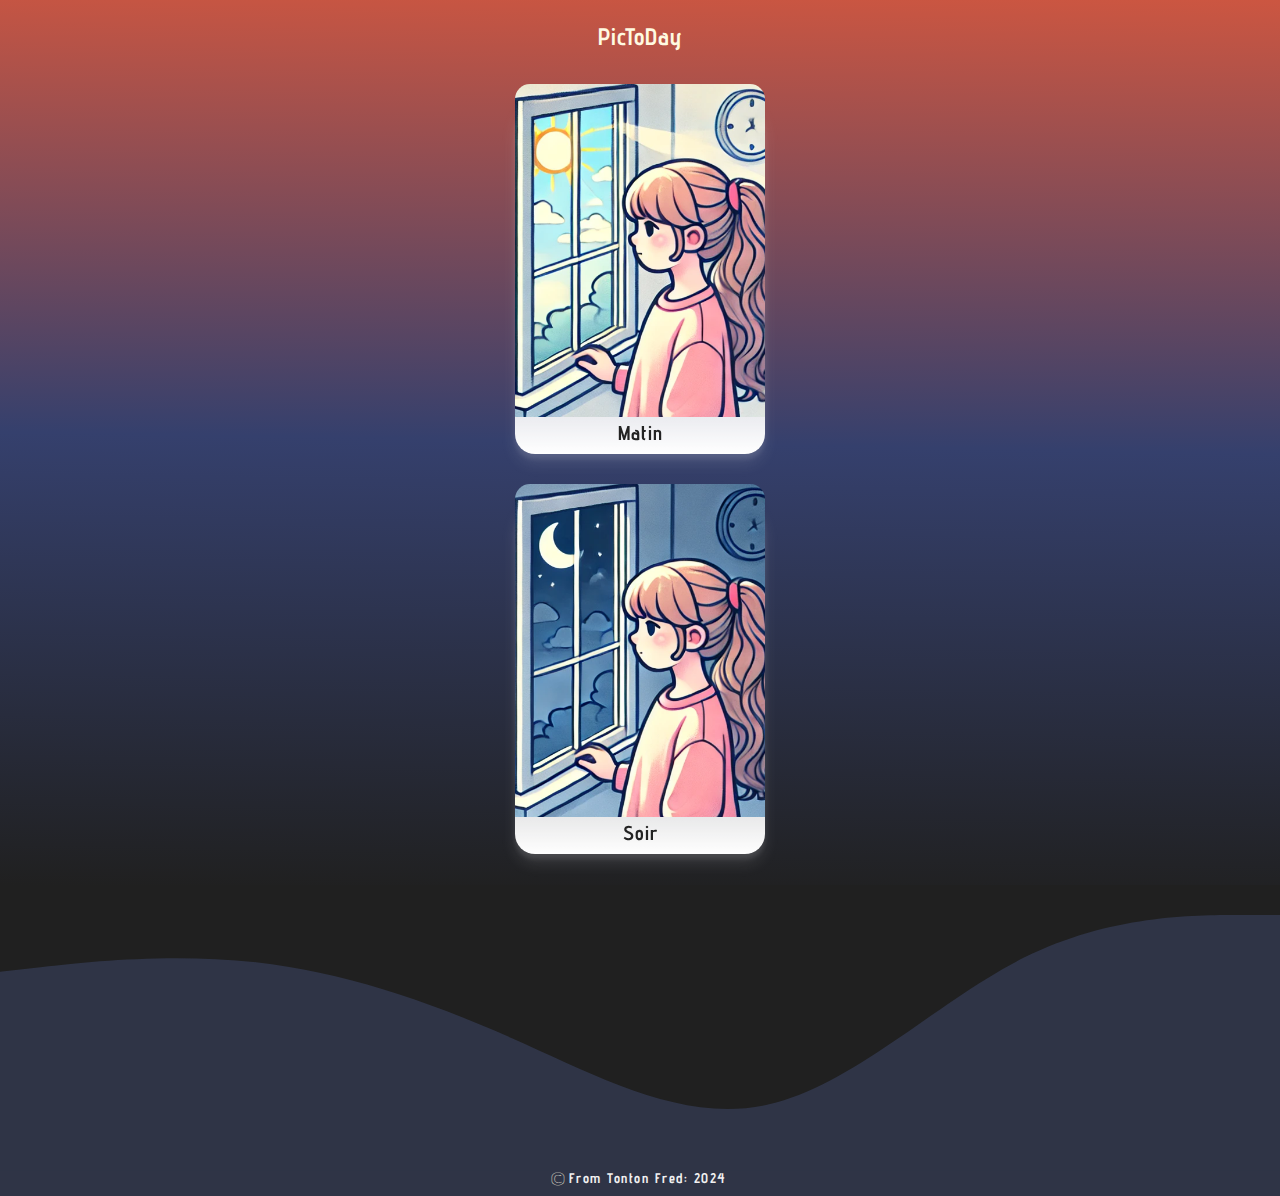
<file: index.html>
<!DOCTYPE html>
<html lang="fr">
<head>
    <meta charset="UTF-8">
    <meta name="viewport" content="width=device-width, initial-scale=1.0">
    <link rel="shortcut icon" href="./media/icones/IconePickToDay01.png">
    <link rel="stylesheet" href="styles.css">
    <script src="./script.js" defer></script>
    <title>Pictoday_accueille</title>

</head>
<body>    
    <!-- Ajoutez plus d'images si nécessaire -->  
    <section class="cardeIndex">
        <div class="image-container">
            <div class="titleIdex" ><h2>PicToDay</h2></div>
            <div id="containerCard">
                <a href="./pageJour.html">
                    <div class="item cardIndex">
                        <div class="indexImage">
                            <img src="./media/Jour.png" alt="Image : se brosser les dents" class=" ">
                        </div>
                        <div class="titreIndex">
                            <div class="item__title">
                                Matin
                            </div> 
                        </div>
                    </div> 
                </a>
                <a href="./pageSoir.html">              
                    <div class="item cardIndex">
                        <div class="indexImage">
                            <img src="./media/Soir.png" alt="Image : Boire un verre d'eau" class=" ">
                        </div>
                        <div class="titreIndex">
                            <div class="item__title" >
                                Soir
                            </div>
                        </div>
                    </div> 
                </a>
            </div>
        </div>    
    </section>
    <section class="footerWave">
        <svg xmlns="http://www.w3.org/2000/svg" viewBox="0 0 1440 320" class="backgVague">
            <path fill="#2f3446" fill-opacity="1" d="M0,96L48,90.7C96,85,192,75,288,85.3C384,96,480,128,576,170.7C672,213,768,267,864,245.3C960,224,1056,128,1152,80C1248,32,1344,32,1392,32L1440,32L1440,320L1392,320C1344,320,1248,320,1152,320C1056,320,960,320,864,320C768,320,672,320,576,320C480,320,384,320,288,320C192,320,96,320,48,320L0,320Z"></path>
        </svg>
        <div class="textFoot">
            <p class="copyr">©</p><a href="https://github.com/lallemand-fred" target="_blank"><p>From Tonton Fred: 2024</p></a>
        </div>
    </section>
    
    <script src="script.js"></script>
</body>
</html>
</file>
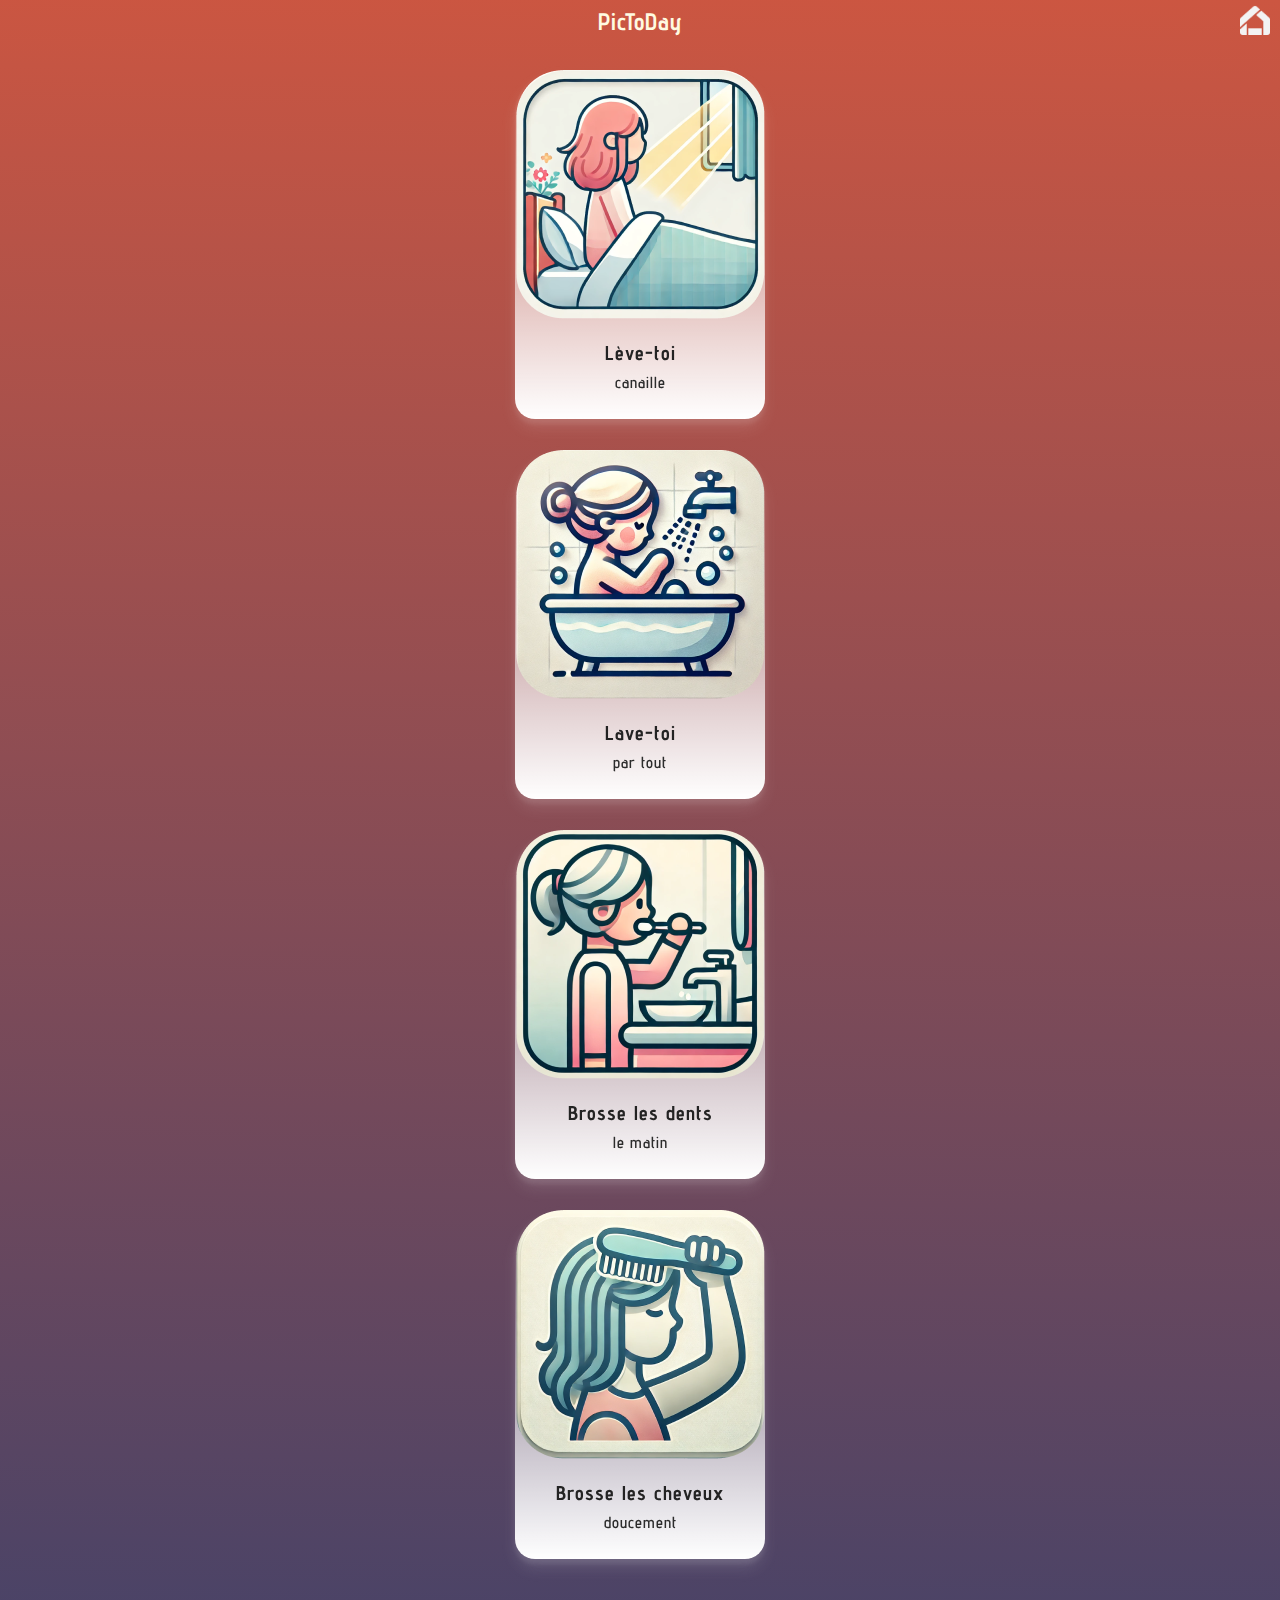
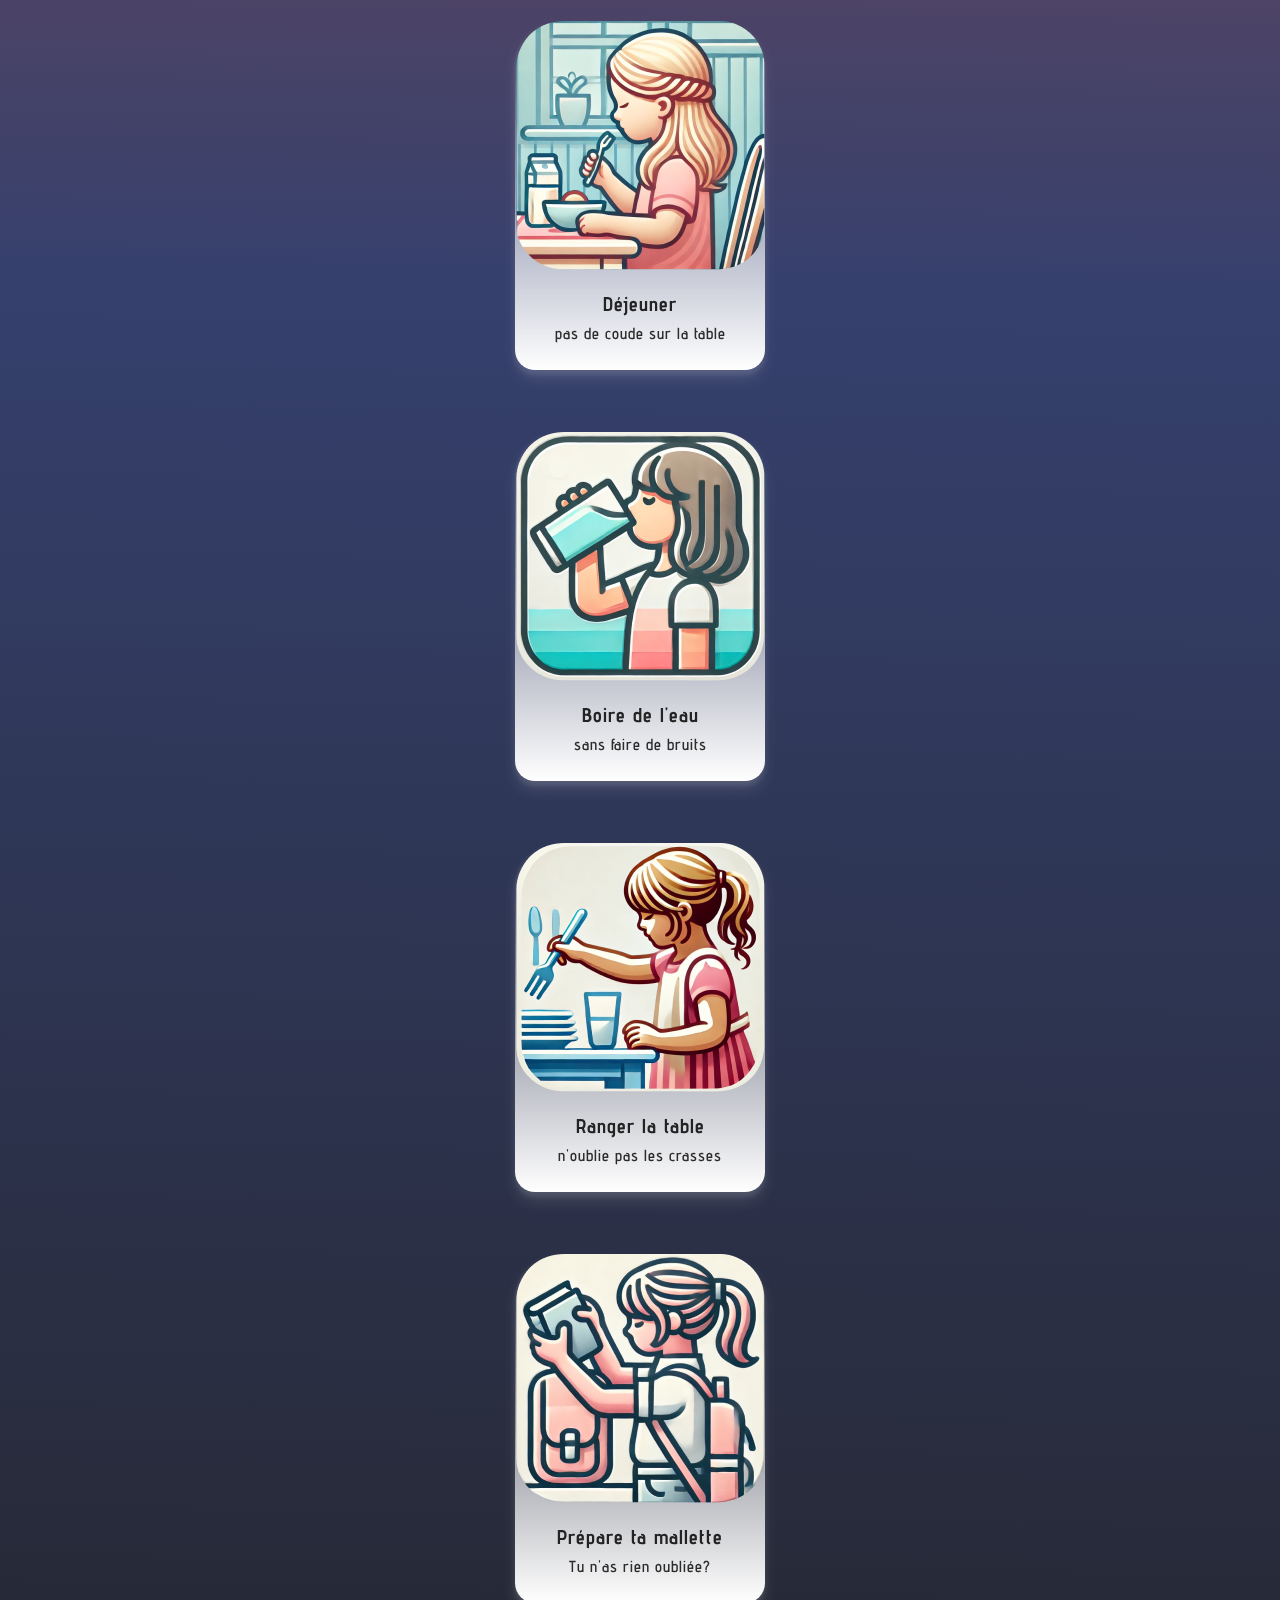
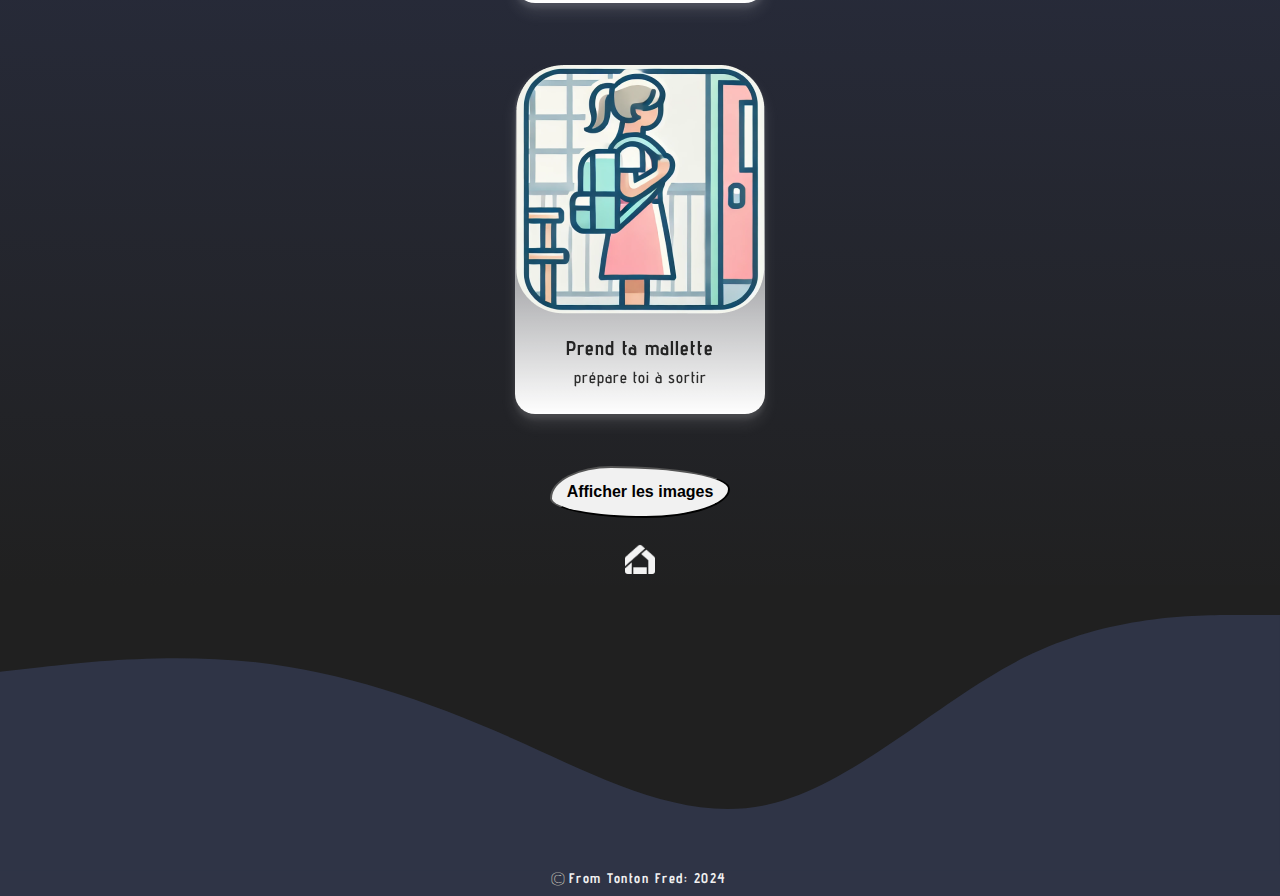
<file: pageJour.html>
<!DOCTYPE html>
<html lang="en">
<head>
    <meta charset="UTF-8">
    <meta name="viewport" content="width=device-width, initial-scale=1.0">
    <link rel="shortcut icon" href="./media/icones/IconePickToDay01.png">
    <link rel="stylesheet" href="styles.css">
    <script src="./script.js" defer></script>
    <title>Pictoday_Matin</title>
</head>
<body>
    <nav>
        <ul>
            <li><a href="./index.html"><img class="iconeHome" src="./media/icones/homeB.png" alt=""></a></li>
        </ul>
    </nav>
     <!-- Ajoutez plus d'images si nécessaire -->  
     <section class="cardeMatSoir">
        <div class=" image-container">
            <div class="title" ><h2>PicToDay</h2></div>
            <div id="containerCard">
                <div class="item ">
                    <div class="item__image">
                        <img src="./media/Lever.png" alt="Image : se lever" class="toggle-image" onclick="toggleImage(this)">
                    </div>
                    <div class="item__body">
                        <div class="anim">
                            <div class="valide01"></div>
                        </div>
                        <div class="item__title">
                            Lève-toi
                        </div>
                        <div class="item__description">
                            canaille
                        </div>
                    </div>
                </div>               
                <div class="item ">
                    <div class="item__image">
                        <img src="./media/SeLaver.png" alt="Image : se laver" class="toggle-image" onclick="toggleImage(this)">
                    </div>
                    <div class="item__body">
                        <div class="anim">
                            <div class="valide01"></div>
                        </div>
                        <div class="item__title">
                            Lave-toi
                        </div>
                        <div class="item__description">
                            par tout
                        </div>
                    </div>
                </div>               
                <div class="item ">
                    <div class="item__image">
                        <img src="./media/Dent.png" alt="Image : se brosser les dents" class="toggle-image" onclick="toggleImage(this)">
                    </div>
                    <div class="item__body">
                        <div class="anim">
                            <div class="valide01"></div>
                        </div>
                        <div class="item__title">
                            Brosse les dents
                        </div>
                        <div class="item__description">
                            le matin
                        </div>
                    </div>
                </div>               
                <div class="item ">
                    <div class="item__image">
                        <img src="./media/BrosserCheveux.png" alt="Image : Se brosser les cheveux" class="toggle-image" onclick="toggleImage(this)" >
                    </div>
                    <div class="item__body">
                        <div class="anim">
                            <div class="valide01"></div>
                        </div>
                        <div class="item__title">
                            Brosse les cheveux
                        </div>
                        <div class="item__description">
                            doucement
                        </div>
                    </div>
                </div>  
            </div>
            <div class="item ">
                <div class="item__image">
                    <img src="./media/Manger.png" alt="Image : Déjeune à table" class=" toggle-image" onclick="toggleImage(this)" >
                </div>
                <div class="item__body">
                    <div class="anim">
                        <div class="valide01"></div>
                    </div>
                    <div class="item__title">
                        Déjeuner
                    </div>
                    <div class="item__description">
                        pas de coude sur la table
                    </div>
                </div>
            </div> 
            <div class="item ">
                <div class="item__image">
                    <img src="./media/Boire.png" alt="Image : Boire un verre d'eau" class="toggle-image" onclick="toggleImage(this)">
                </div>
                <div class="item__body">
                    <div class="anim">
                        <div class="valide01"></div>
                    </div>
                    <div class="item__title">
                        Boire de l'eau
                    </div>
                    <div class="item__description">
                        sans faire de bruits
                    </div>
                </div>
            </div> 
            <div class="item ">
                <div class="item__image">
                    <img src="./media/RangerTable.png" alt="Image : Déjeune à table" class=" toggle-image" onclick="toggleImage(this)" >
                </div>
                <div class="item__body">
                    <div class="anim">
                        <div class="valide01"></div>
                    </div>
                    <div class="item__title">
                        Ranger la table
                    </div>
                    <div class="item__description">
                        n'oublie pas les crasses
                    </div>
                </div>
            </div> 
            <div class="item ">
                <div class="item__image">
                    <img src="./media/PreparerMalette.png" alt="Image : prépare ta mallette" class=" toggle-image" onclick="toggleImage(this)">
                </div>
                <div class="item__body">
                    <div class="anim">
                        <div class="valide01"></div>
                    </div>
                    <div class="item__title">
                        Prépare ta mallette
                    </div>
                    <div class="item__description">
                        Tu n'as rien oubliée?
                    </div>
                </div>
            </div> 
            <div class="item ">
                <div class="item__image">
                    <img src="./media/GoEcole.png" alt="Image : prend ta mallette" class=" toggle-image" onclick="toggleImage(this)" >
                </div>
                <div class="item__body">
                    <div class="anim">
                        <div class="valide01"></div>
                    </div>
                    <div class="item__title">
                        Prend ta mallette
                    </div>
                    <div class="item__description">
                        prépare toi à sortir
                    </div>
                </div>
            </div> 
            <button id="reset-button">Afficher les images</button>
            <a href="./index.html" ><img class="iconeHome" src="./media/icones/homeB.png" alt=""></a>
        </div>    
    </section>
    <section class="footerWave">
        <svg xmlns="http://www.w3.org/2000/svg" viewBox="0 0 1440 320" class="backgVague">
            <path fill="#2f3446" fill-opacity="1" d="M0,96L48,90.7C96,85,192,75,288,85.3C384,96,480,128,576,170.7C672,213,768,267,864,245.3C960,224,1056,128,1152,80C1248,32,1344,32,1392,32L1440,32L1440,320L1392,320C1344,320,1248,320,1152,320C1056,320,960,320,864,320C768,320,672,320,576,320C480,320,384,320,288,320C192,320,96,320,48,320L0,320Z"></path>
        </svg>
        <div class="textFoot">
            <p class="copyr">©</p><a href="https://github.com/lallemand-fred" target="_blank"><p>From Tonton Fred: 2024</p></a>
        </div>
    </section>
    <script src="script.js"></script>
</body>
</html>

<!-- onclick="toggleImage(this)" -->
</file>
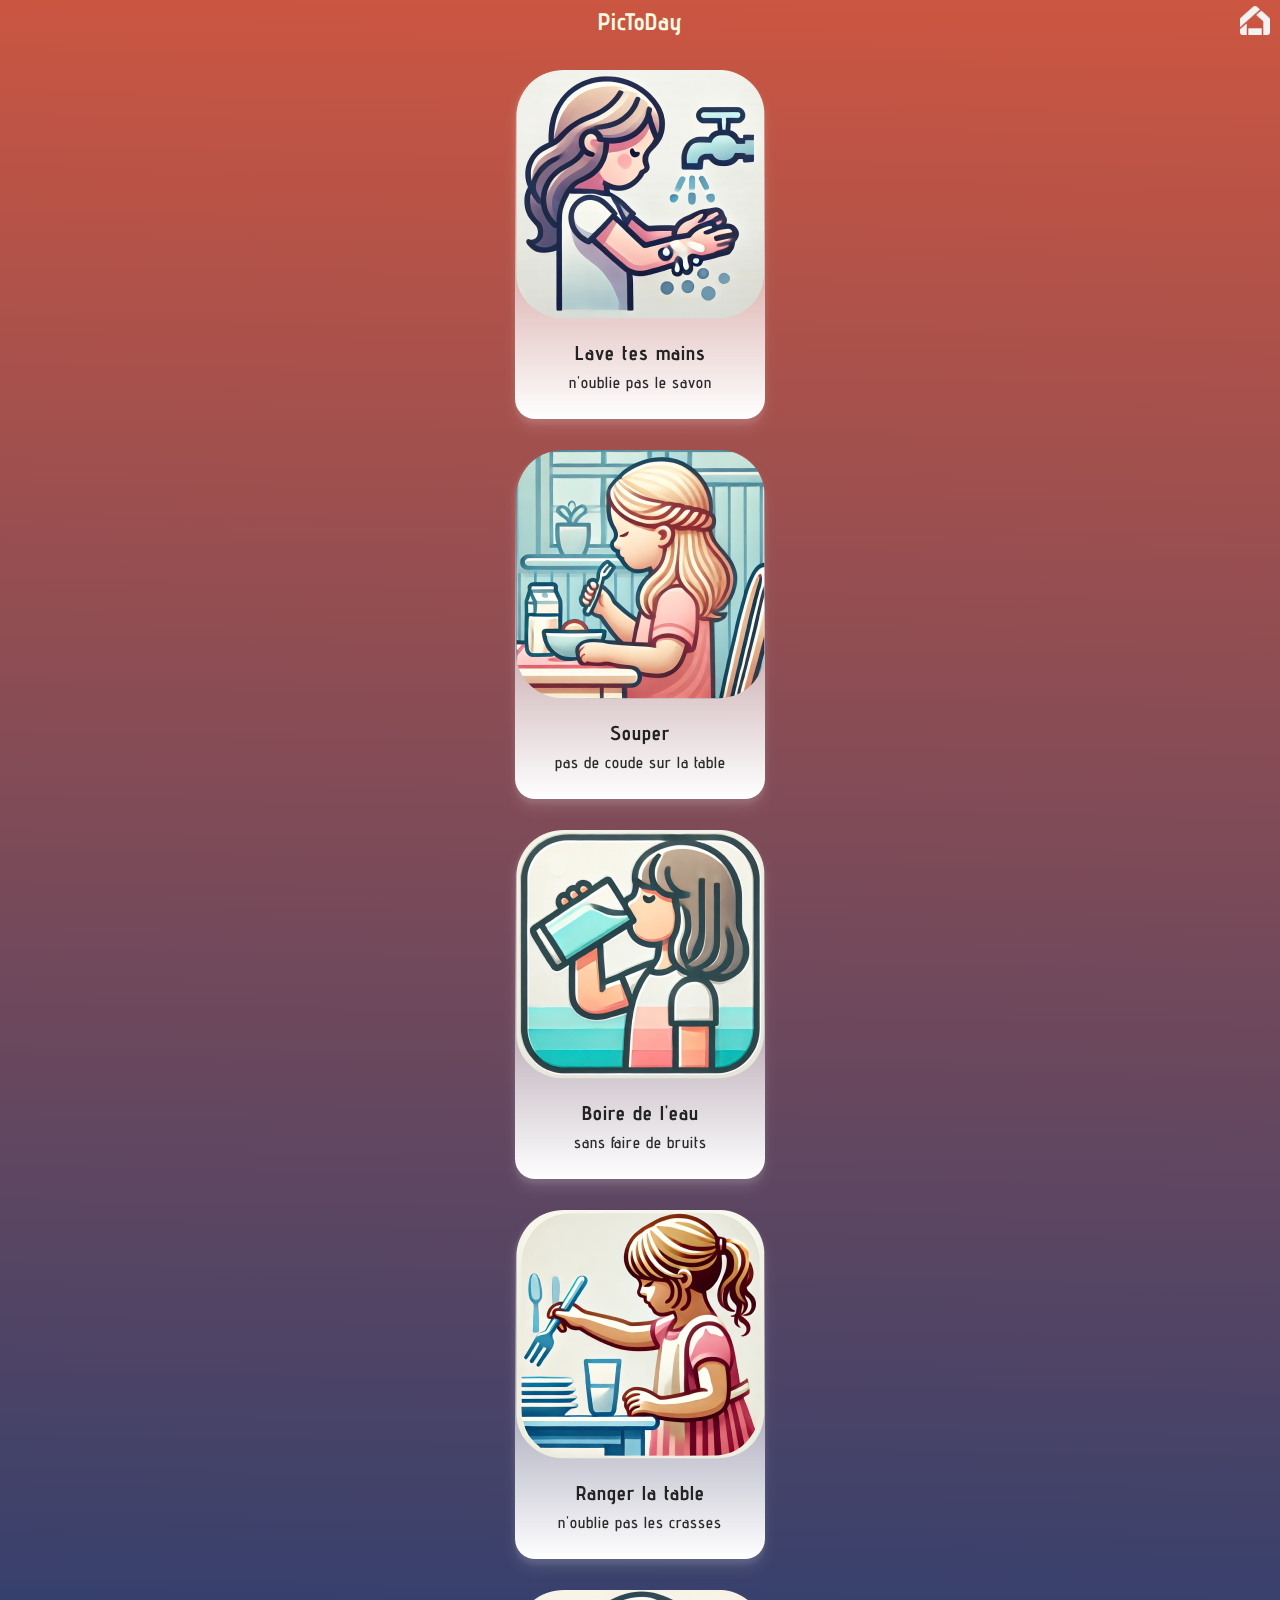
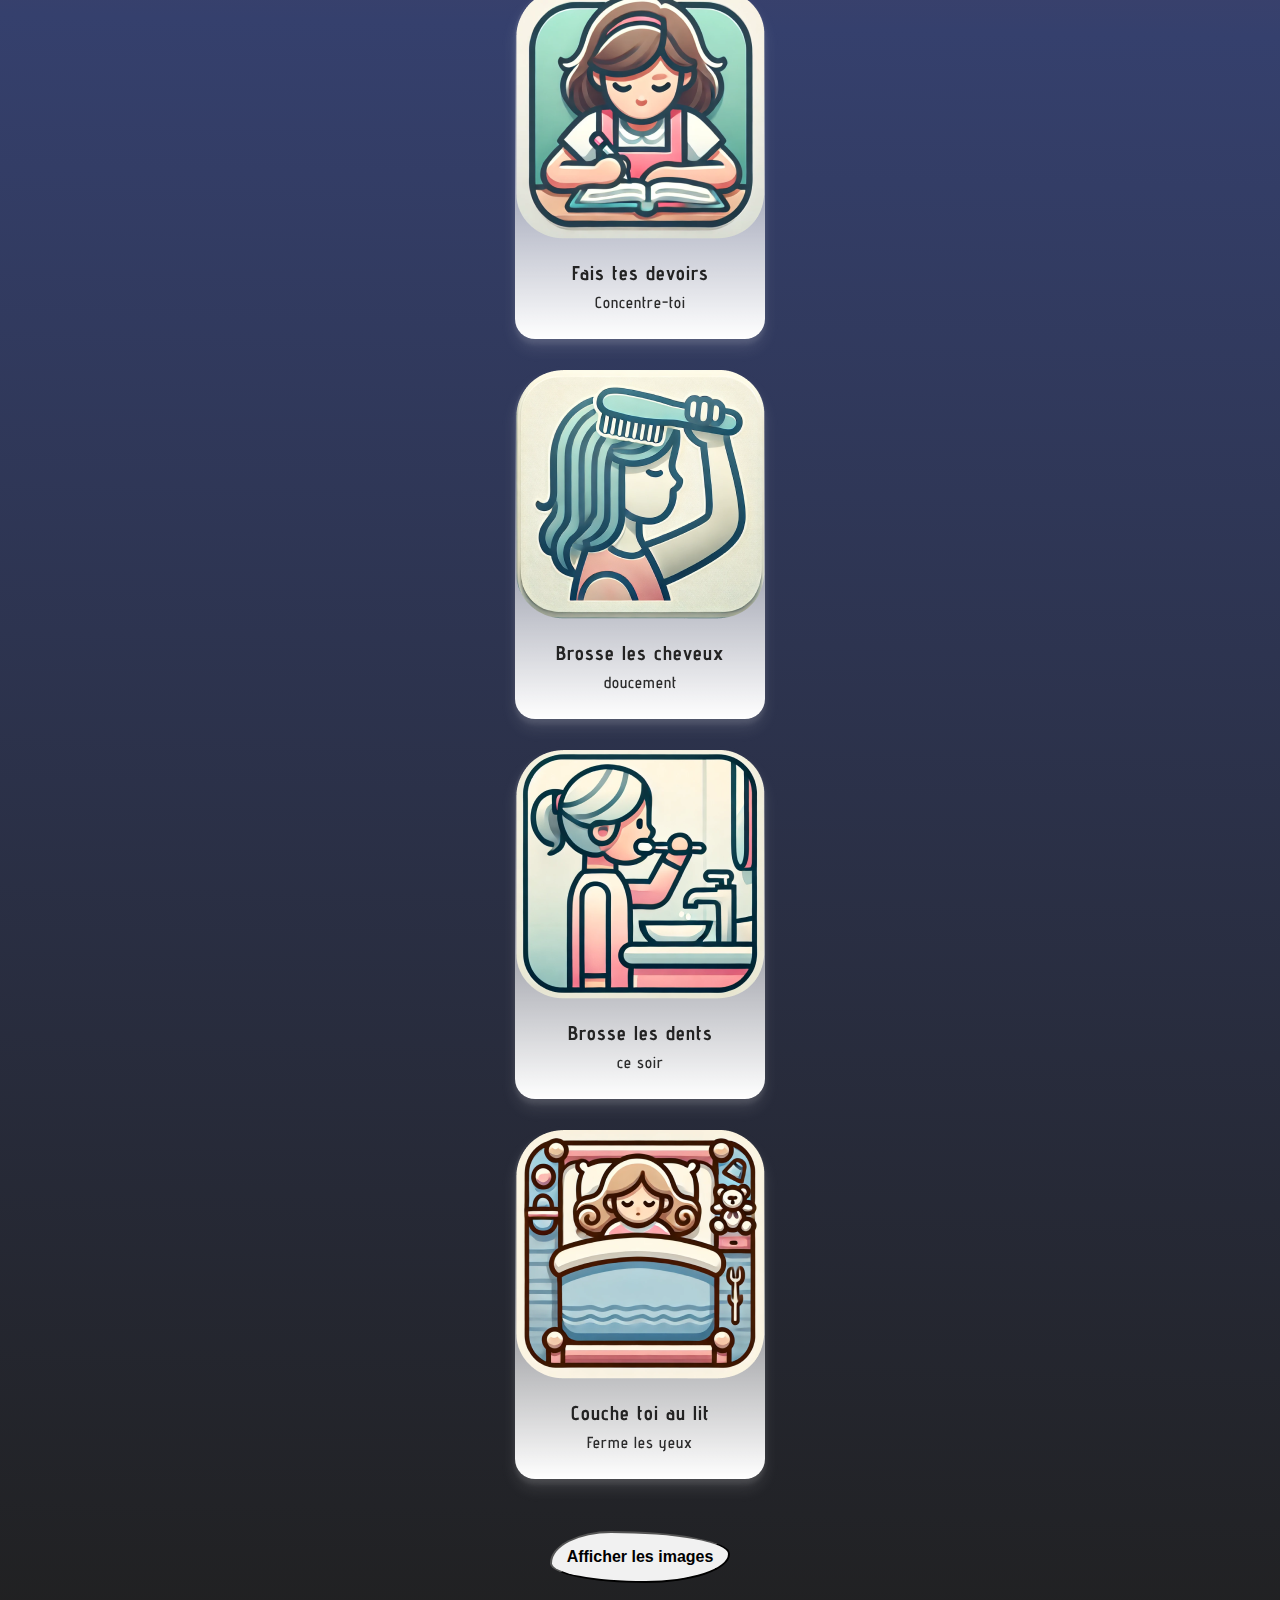
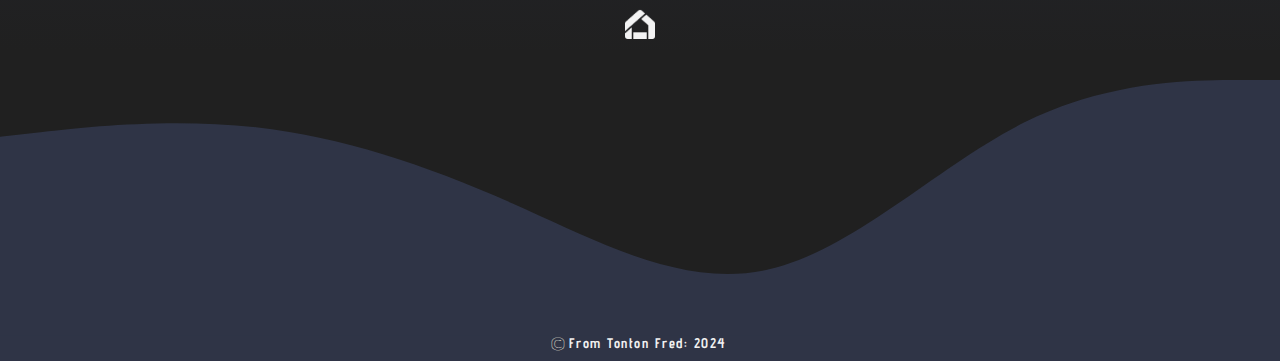
<file: pageSoir.html>
<!DOCTYPE html>
<html lang="en">
<head>
    <meta charset="UTF-8">
    <meta name="viewport" content="width=device-width, initial-scale=1.0">
    <link rel="shortcut icon" href="./media/icones/IconePickToDay01.png">
    <link rel="stylesheet" href="styles.css">
    <script src="./script.js" defer></script>
    <title>Pictoday_Soir</title>
</head>
<body>
    <nav>
        <ul>
            <li><a href="./index.html"><img class="iconeHome" src="./media/icones/homeB.png" alt=""></a></li>
        </ul>
    </nav>
     <!-- Ajoutez plus d'images si nécessaire -->  
     <section class="cardeMatSoir">
        <div class=" image-container">
            <div class="title" ><h2>PicToDay</h2></div>
            <div id="containerCard">
                
                
                <div class="item ">
                    <div class="item__image">
                        <img src="./media/laveMain.png" alt="Image : se laver les mains" class=" toggle-image" onclick="toggleImage(this)">
                    </div>
                    <div class="item__body">
                        <div class="anim">
                            <div class="valide01"></div>
                        </div>
                        <div class="item__title">
                            Lave tes mains
                        </div>
                        <div class="item__description">
                            n'oublie pas le savon
                        </div>
                    </div>
                </div> 
                <div class="item ">
                    <div class="item__image">
                        <img src="./media/Manger.png" alt="Image : Manger à table" class=" toggle-image" onclick="toggleImage(this)">
                    </div>
                    <div class="item__body">
                        <div class="anim">
                            <div class="valide01"></div>
                        </div>
                        <div class="item__title">
                            Souper
                        </div>
                        <div class="item__description">
                            pas de coude sur la table
                        </div>
                    </div>
                </div> 
                <div class="item ">
                    <div class="item__image">
                        <img src="./media/Boire.png" alt="Image : Boire un verre d'eau" class="toggle-image" onclick="toggleImage(this)">
                    </div>
                    <div class="item__body">
                        <div class="anim">
                            <div class="valide01"></div>
                        </div>
                        <div class="item__title">
                            Boire de l'eau
                        </div>
                        <div class="item__description">
                            sans faire de bruits
                        </div>
                    </div>
                </div> 
                <div class="item ">
                    <div class="item__image">
                        <img src="./media/RangerTable.png" alt="Image : Déjeune à table" class=" toggle-image" onclick="toggleImage(this)" >
                    </div>
                    <div class="item__body">
                        <div class="anim">
                            <div class="valide01"></div>
                        </div>
                        <div class="item__title">
                            Ranger la table
                        </div>
                        <div class="item__description">
                            n'oublie pas les crasses
                        </div>
                    </div>
                </div> 
                <div class="item ">
                    <div class="item__image">
                        <img src="./media/Devoir.png" alt="Image : faire ses devoires" class=" toggle-image" onclick="toggleImage(this)">
                    </div>
                    <div class="item__body">
                        <div class="anim">
                            <div class="valide01"></div>
                        </div>
                        <div class="item__title">
                            Fais tes devoirs
                        </div>
                        <div class="item__description">
                            Concentre-toi
                        </div>
                    </div>
                </div> 
                <div class="item ">
                    <div class="item__image">
                        <img src="./media/BrosserCheveux.png" alt="Image : Se brosser les cheveux" class=" toggle-image" onclick="toggleImage(this)">
                    </div>
                    <div class="item__body">
                        <div class="anim">
                            <div class="valide01"></div>
                        </div>
                        <div class="item__title">
                            Brosse les cheveux
                        </div>
                        <div class="item__description">
                            doucement
                        </div>
                    </div>
                </div> 
                <div class="item ">
                    <div class="item__image">
                        <img src="./media/Dent.png" alt="Image : se brosser les dents" class="Timg toggle-image" onclick="toggleImage(this)">
                    </div>
                    <div class="item__body">
                        <div class="anim">
                            <div class="valide01"></div>
                        </div>
                        <div class="item__title">
                            Brosse les dents
                        </div>
                        <div class="item__description">
                            ce soir
                        </div>
                    </div>
                </div>               
                <div class="item ">
                    <div class="item__image">
                        <img src="./media/Dormir.png" alt="Image : dormir dans sont lit" class=" toggle-image" onclick="toggleImage(this)">
                    </div>
                    <div class="item__body">
                        <div class="anim">
                            <div class="valide01"></div>
                        </div>
                        <div class="item__title">
                            Couche toi au lit
                        </div>
                        <div class="item__description">
                            Ferme les yeux
                        </div>
                    </div>
                </div> 
            </div>
            <button id="reset-button">Afficher les images</button>
            <a href="./index.html" ><img class="iconeHome" src="./media/icones/homeB.png" alt=""></a>
        </div>    
    </section>
    <section class="footerWave">
        <svg xmlns="http://www.w3.org/2000/svg" viewBox="0 0 1440 320" class="backgVague">
            <path fill="#2f3446" fill-opacity="1" d="M0,96L48,90.7C96,85,192,75,288,85.3C384,96,480,128,576,170.7C672,213,768,267,864,245.3C960,224,1056,128,1152,80C1248,32,1344,32,1392,32L1440,32L1440,320L1392,320C1344,320,1248,320,1152,320C1056,320,960,320,864,320C768,320,672,320,576,320C480,320,384,320,288,320C192,320,96,320,48,320L0,320Z"></path>
        </svg>
        <div class="textFoot">
            <p class="copyr">©</p><a href="https://github.com/lallemand-fred" target="_blank"><p>From Tonton Fred: 2024</p></a>
        </div>
    </section>
    <script src="script.js"></script>
</body>
</html>
</file>
<file: styles.css>
@import url('https://fonts.googleapis.com/css2?family=Advent+Pro&family=Dancing+Script&display=swap');


html{
    scroll-behavior: smooth;
}
:root{
    /* ---------------------Font---------------------- */
    --font-family-Advent:'Advent Pro',sans-serif;
    /* -----------------color mode-------------------- */
    --text-white: #000000;
    --bg-matin: #cc5641;
    --bg-midi: #35406d;
    --bg-soir: #202020;
    --bg-btn: #f1f1f1;
    --text-darck-sec01: #fffae1;
}
*{
    /* border: solid 1px red;  */
    margin: 0;
    padding: 0;
    text-decoration: none;
}
body {
    letter-spacing: 1px;
    font-family: var(--font-family-Advent);
    padding: 0;
    margin: 0;
    color: var(--text-white);
    display: flex;
    flex-direction: column;
}
.iconeHome{
    position: relative;    
    width: 40px;
    height: auto;
}

nav ul li a{
    float: right;
    padding-right: 5px;
}
nav{
    height: 0;
    position: relative;
    display: block;
    text-decoration: none;
}
.toggle-image {
    cursor: pointer;
    transition: opacity 0.3s ease;
} 

.hidden {
    opacity: 0.2 !important;    
}


#reset-button {  
    font-weight: bold;
    background-color: var(--bg-btn);
    margin-top: 20px;
    margin-bottom: 20px;
    padding: 15px 15px;
    font-size: 16px;
    cursor: pointer;
    display: flex;
    /* border-radius: 25px; */
    border-radius: 34% 66% 47% 53% / 62% 44% 56% 38%;
}

/* ------------------------Card---------------------- */
.title{
    padding-top: 5px;
    text-align: center;
    font-size: 1rem;
    color: var(--text-darck-sec01);
    font-weight: bold;
    margin-top: 0px;
}
.cardeIndex{
    margin-top: 0;
    font-family: 'Advent Pro',sans-serif;
    padding: 0px 10px 50px 10px;
    background: linear-gradient(1deg,var(--bg-soir),var(--bg-midi),var(--bg-matin)) center center no-repeat;
    line-height: 1.4;
    height:100%;
    overflow-x: hidden;
    padding-bottom: 1px;
    margin-bottom: -1px;
}
.cardeMatSoir{
    margin-top: 0;
    font-family: 'Advent Pro',sans-serif;
    padding: 0px 10px 50px 10px;
    background: linear-gradient(1deg,var(--bg-soir),var(--bg-midi),var(--bg-matin)) center center no-repeat;
    line-height: 1.4;
    height:100%;
    overflow-x: hidden;
    padding-bottom: 1px;
    margin-bottom: -1px;
}
.titleIdex{
    text-align: center;
    font-size: 1rem;
    color: var(--text-darck-sec01);
    font-weight: bold;
    margin-top: 20px;
}

.image-container {
    display: flex;
    flex-direction: column;
    align-items: center;
    /* flex-wrap: wrap; */
    gap: 1px;
}
.item{
    text-align: center;
    width:250px;
    height: 350px;
    border-radius: 45px 45px 20px 20px;
    margin: 30px 5px;
    background: linear-gradient(to bottom, transparent, #fff) ;
    box-shadow: 0 10px 15px #faf9f91a,0 5px 5px #ffffff1a ;
    transition: transform 0.3s;
    transform: translate3d(0,-1px,0);
    position: relative;
}
.item a{
    text-align: left;
}
.item:hover{
    transform: translate3d(0, -10px, 0) scale(1.05);
}
.item img{
    display: block;
    width: 100%;
    height: auto;
    border-radius:  15px 15px 0 0;
    transition:  0.3s ease;
}
.cardIndex{
    padding-bottom: 20px;
}
.item__body{
    padding: 20px;
}
.titreIndex{
    padding: 2px;
}
.item__title{
    font-size: 20px;
    margin-bottom: 5px;
    font-weight: bold ;
    color: #232323;
}

.item__description{
    color: #2c2c2c;
    font-size: 16px;
    font-weight: 600;
}
.anim{
    position: relative;
}
.valide01{
    cursor: pointer;
    height: 100px;
    width: 100px;
    background-image: url(./media/animation/animExploV.png);
    /* border: solid red 1px;*/
    position: absolute; 
    /* top:-75px;
    left: 140px; */
    top: 100%;
    left: 100%; 
    transform: translate(-50%,-50%);
}
.animValide{
    animation-timing-function: steps(28);
    animation-name: animValide;
    animation-duration:0.8s;
}
@keyframes animValide{
    from{background-position:left;}
    to{background-position:right;}
}
.footerWave{
    position: relative;
    display: flex;
    flex-direction: column;
    background: var(--bg-soir) ; 
    height: auto;
    width: 100%;

    /* bottom: 0; */
}
.backgVague{   
    transform: translate(0,1.5px);
}
.textFoot{
    font-size: 14px;
    letter-spacing: 1.5px;
    color: #fffae1;
    font-weight: 700;
    padding-top: 1px;
    padding-bottom: 2px;
    display: flex;
    justify-content: center;
    background:#2f3446 ;
}
.textFoot a {
    color: var(--bg-btn);
}
.copyr{
    font-weight: 100;
    font-size: 20px;
    transform: translate(-2px,-5px);
}
</file>
